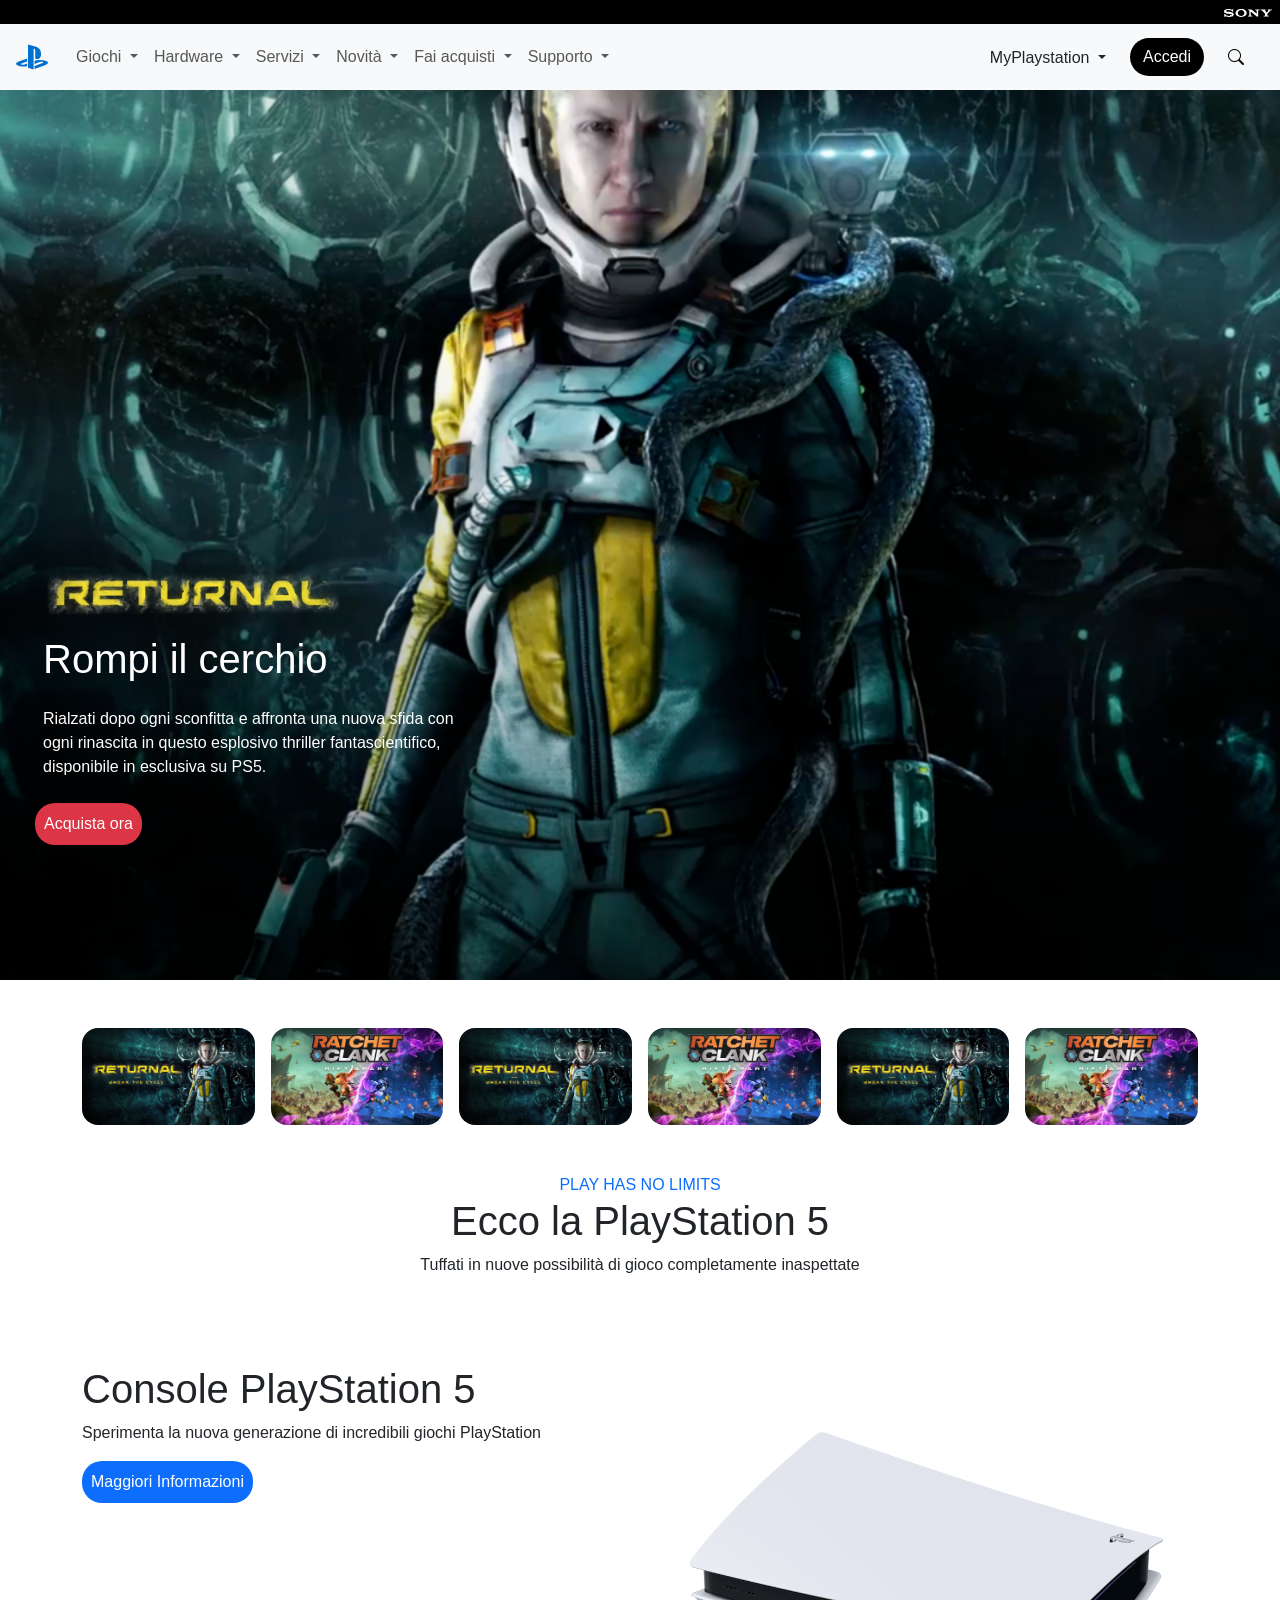
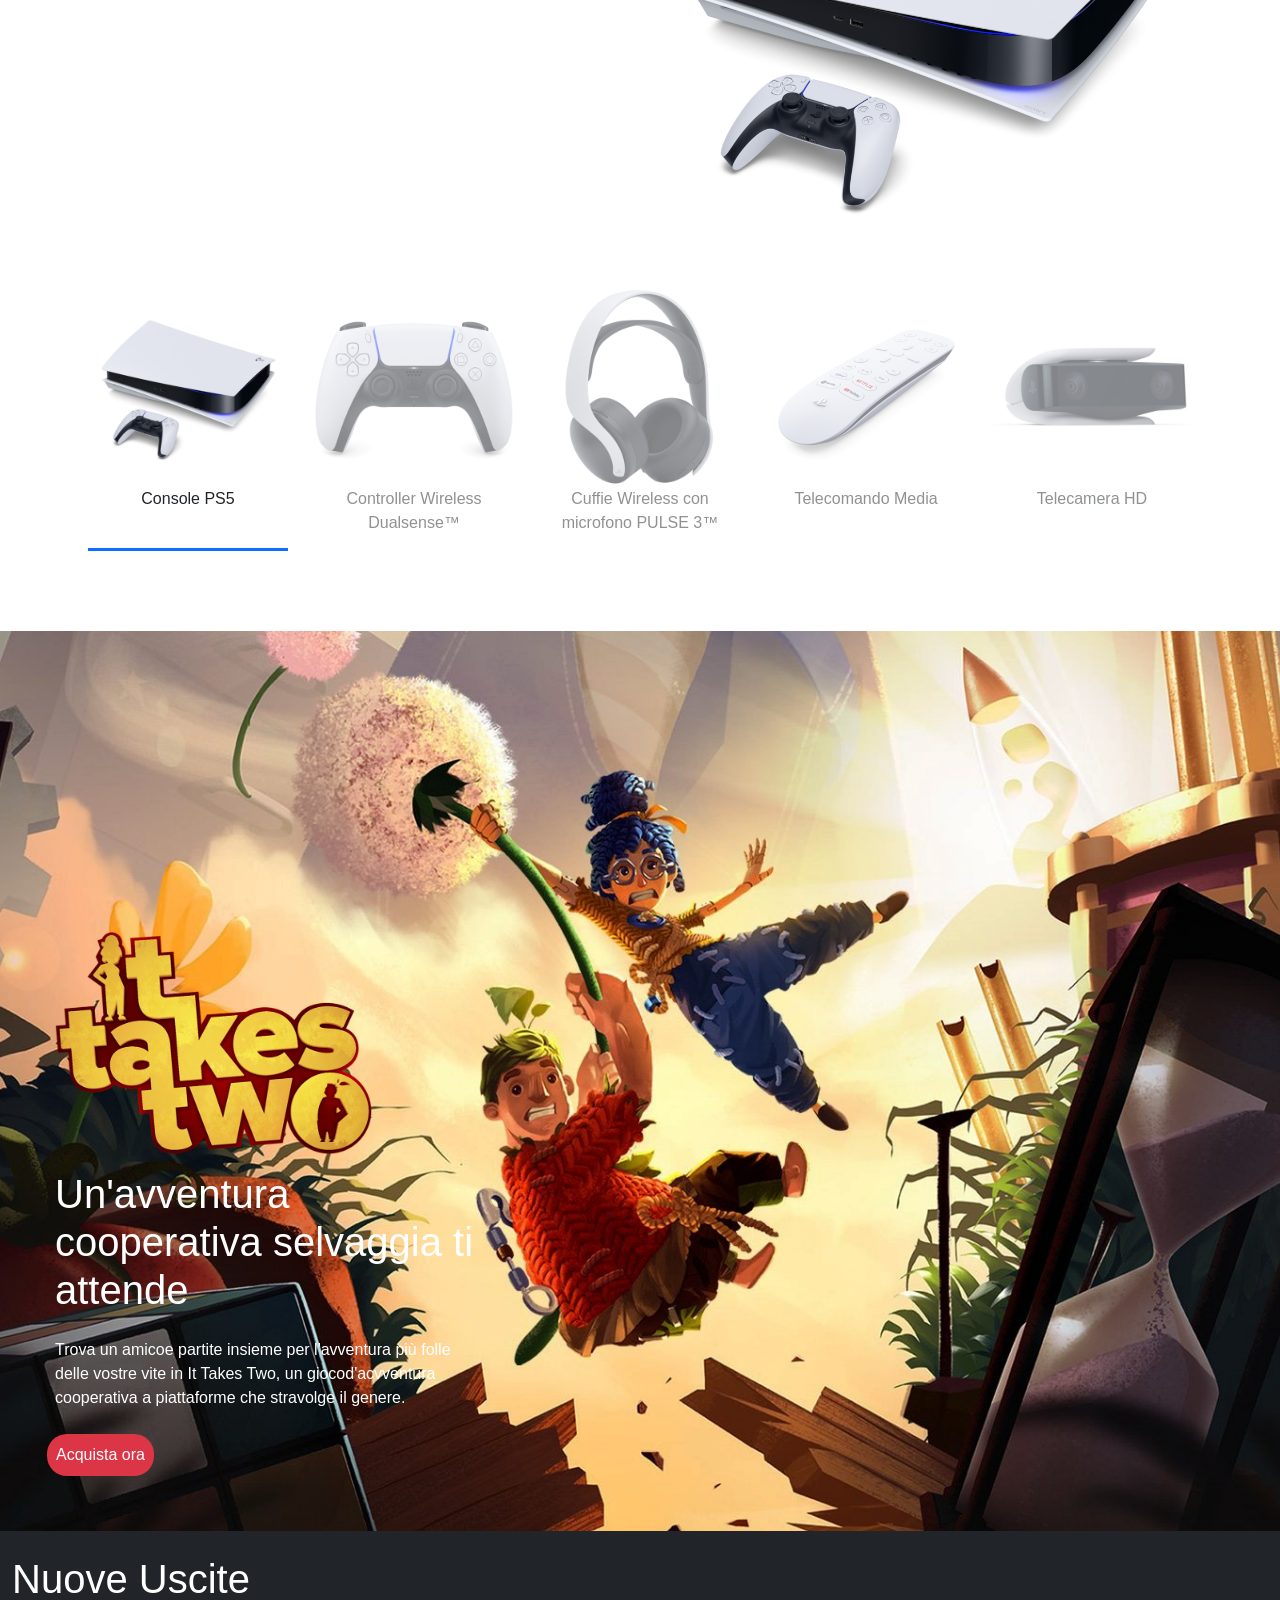
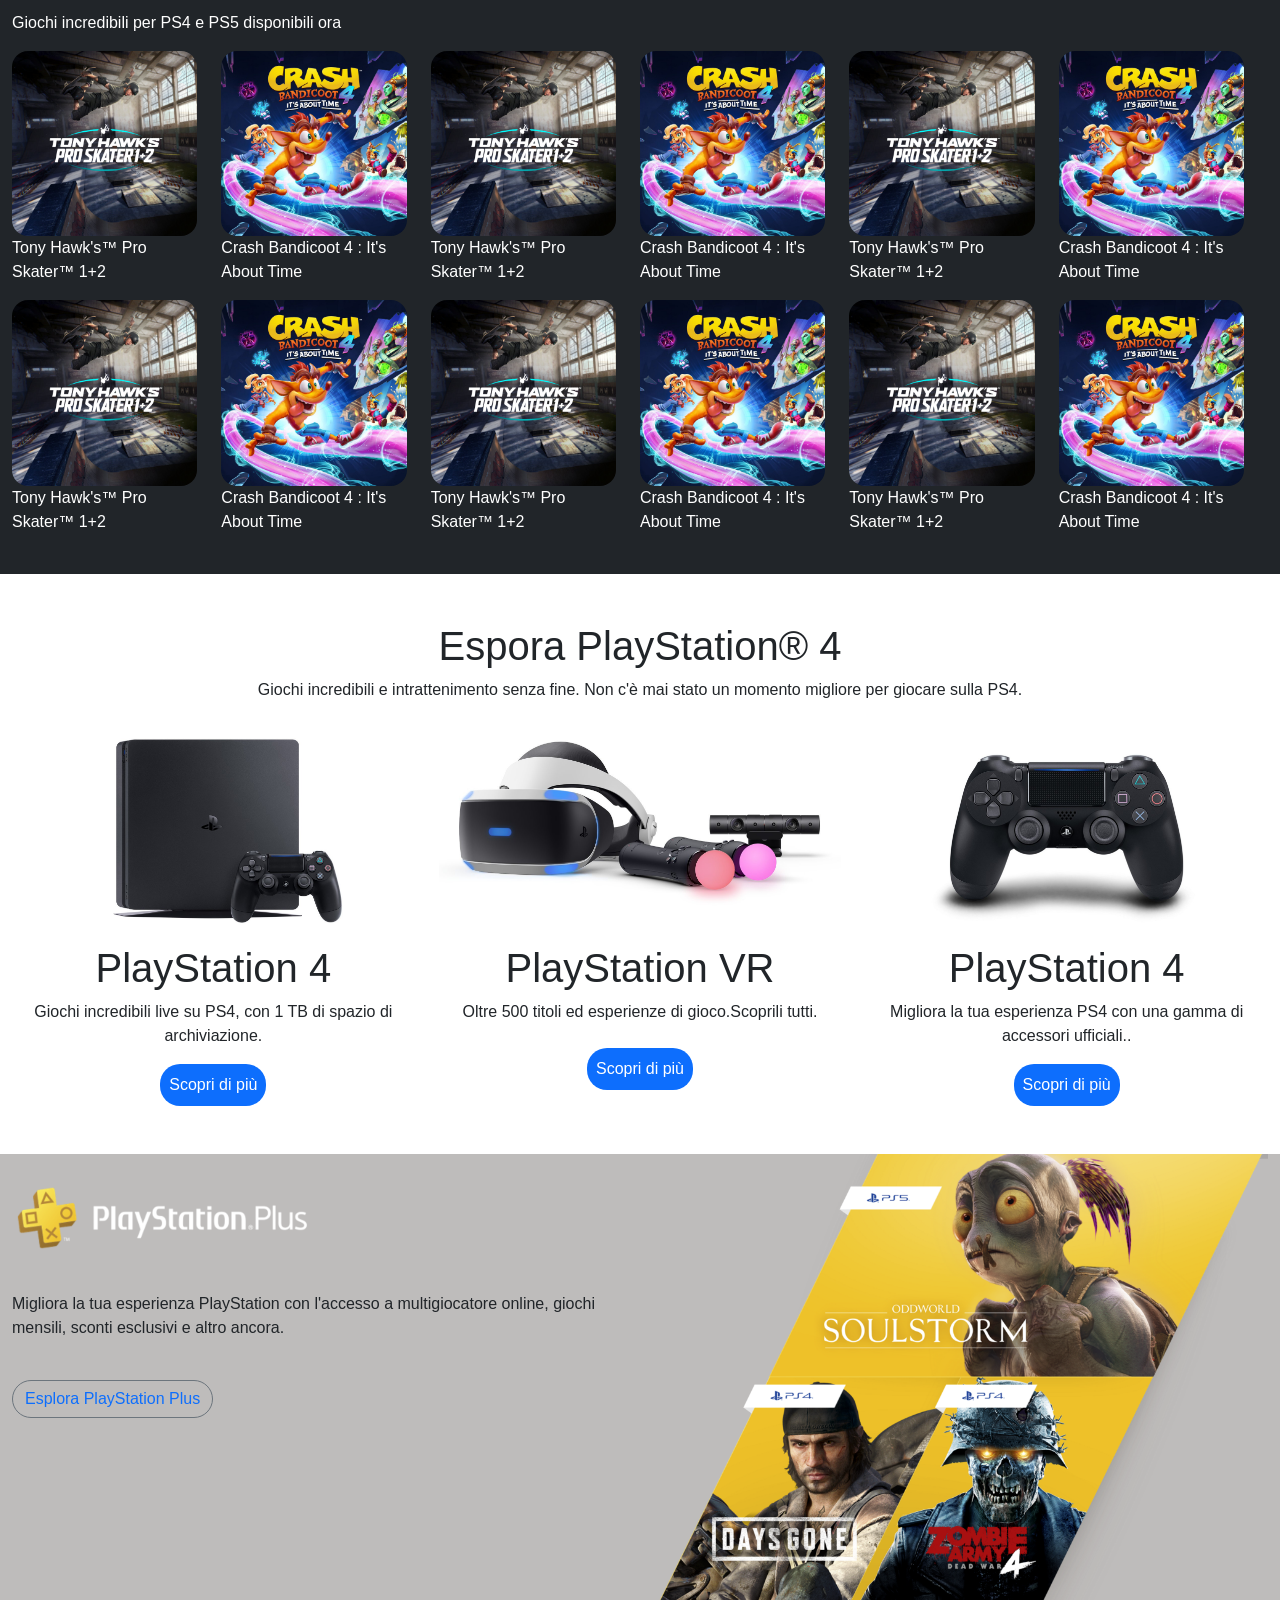
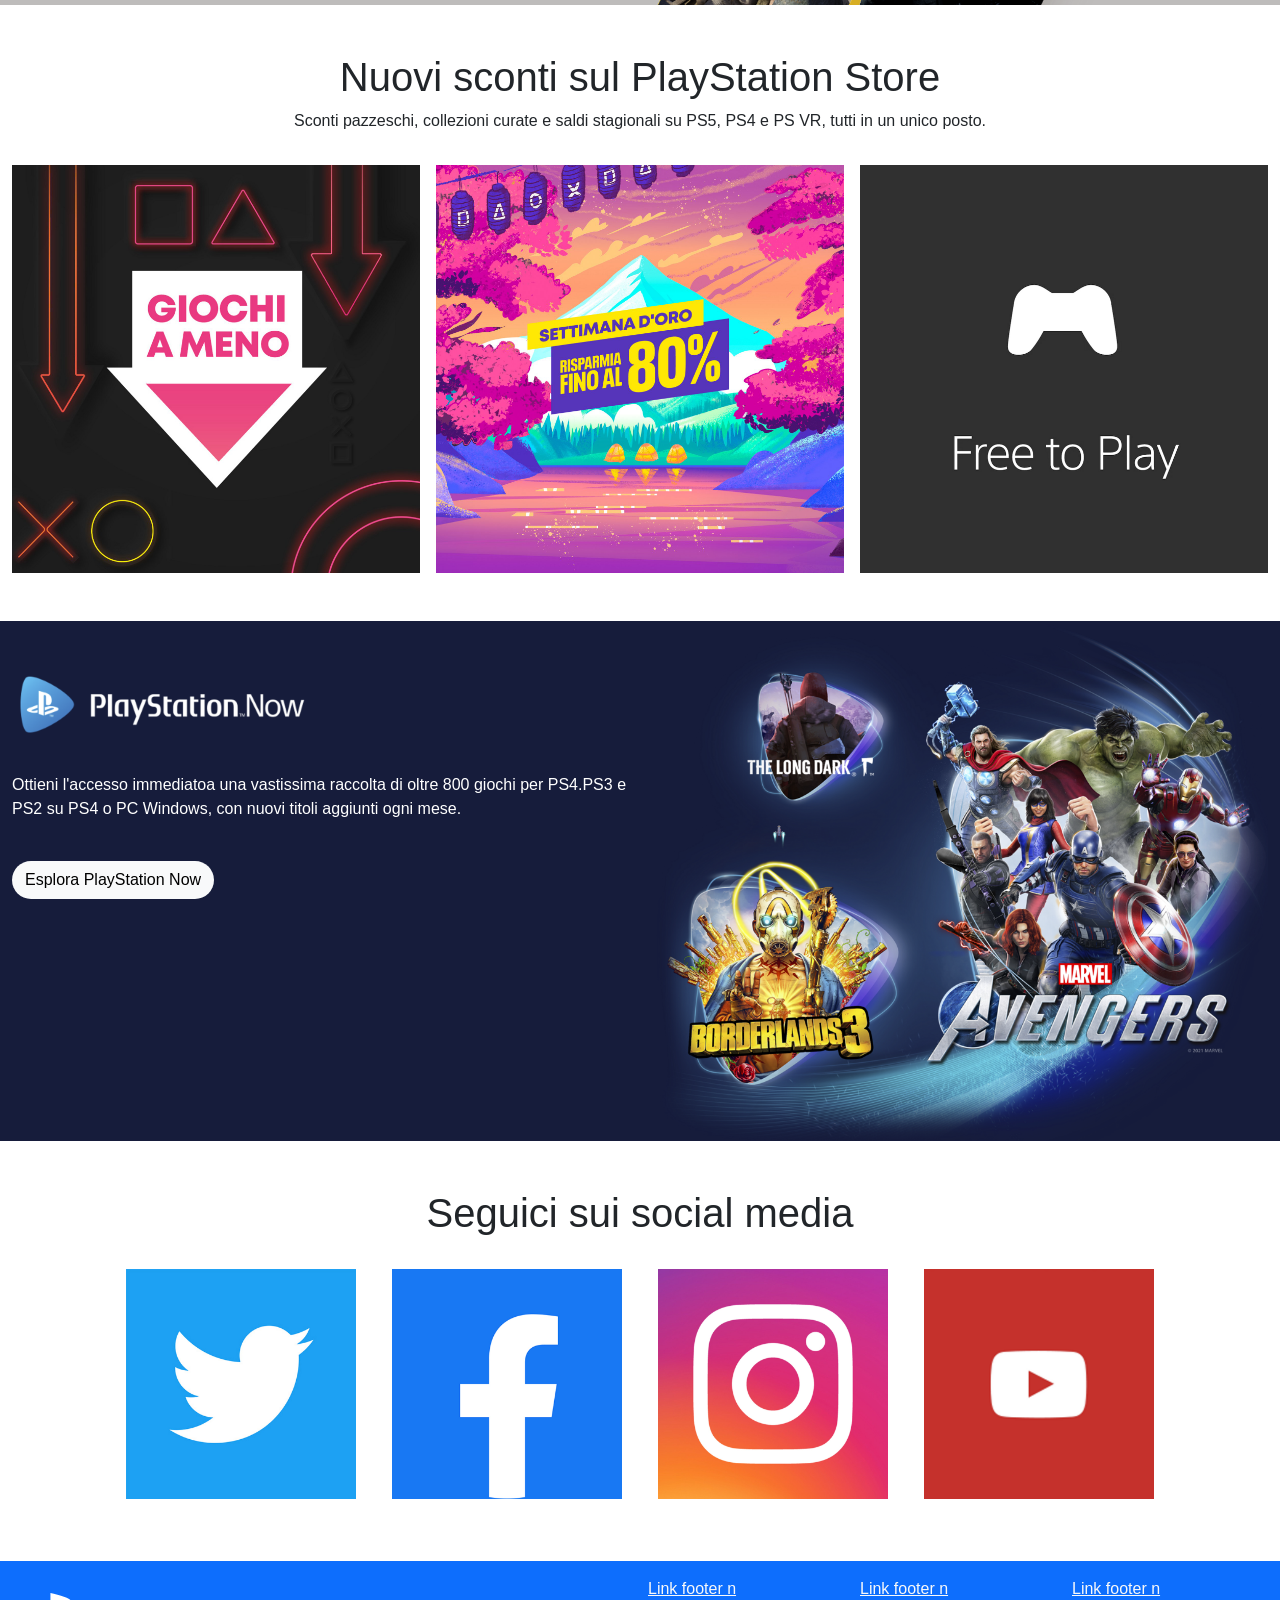
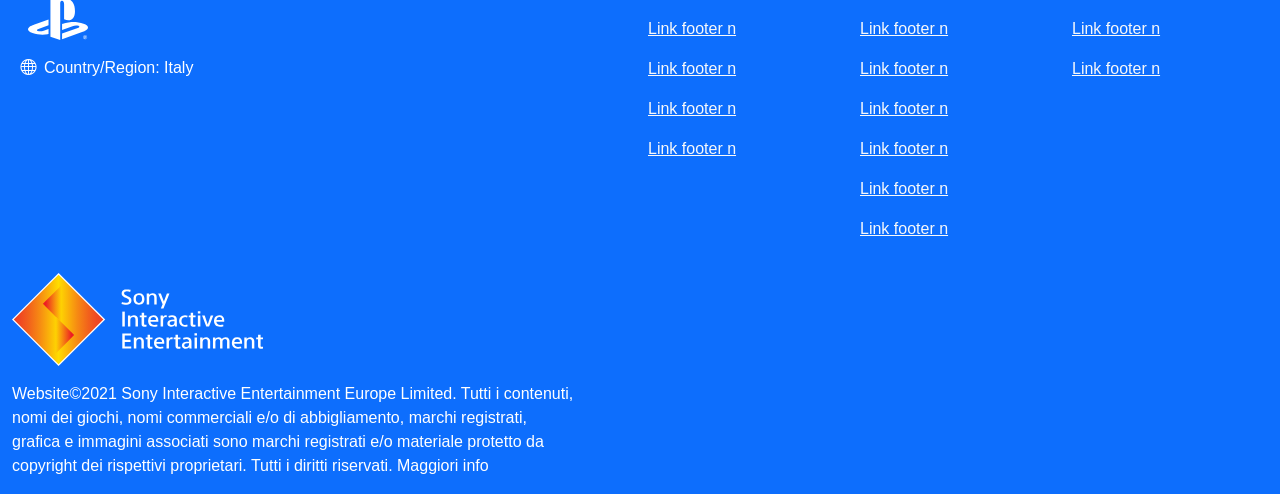
<file: index.html>
<!DOCTYPE html>
<html lang="en">

<head>
    <meta charset="UTF-8">
    <meta name="viewport" content="width=device-width, initial-scale=1.0">

    <title>Playstation</title>
    <!--Bootstrap-->
    <link href="https://cdn.jsdelivr.net/npm/bootstrap@5.3.8/dist/css/bootstrap.min.css" rel="stylesheet"
        integrity="sha384-sRIl4kxILFvY47J16cr9ZwB07vP4J8+LH7qKQnuqkuIAvNWLzeN8tE5YBujZqJLB" crossorigin="anonymous">
    <link rel="stylesheet" href="https://cdn.jsdelivr.net/npm/bootstrap-icons@1.11.3/font/bootstrap-icons.min.css">
    <!--Mio css-->
    <link rel="stylesheet" href="./style/index.css">
</head>

<body>

    <header>
        <!--Topbar-->
        <div class="bg-black d-flex justify-content-end align-items-center">
            <div class="logo-sony justify-content-end align-items-center px-2">
                <img src="./img/sony_logo.svg" alt="logo sony">
            </div>
        </div>
        <!--Navbar-->
        <nav class="navbar navbar-expand-lg bg-body-tertiary">
            <div class="container-fluid">
                <!--Logo-->
                <a class="navbar-brand" href="#"><img src="./img/play_logo.svg" alt="Logo Playstation" width="40"
                        height="40"></a>
                <button class="navbar-toggler" type="button" data-bs-toggle="collapse"
                    data-bs-target="#navbarSupportedContent" aria-controls="navbarSupportedContent"
                    aria-expanded="false" aria-label="Toggle navigation">
                    <span class="navbar-toggler-icon"></span>
                </button>
                <!--Parte iniziale dropdow-->
                <div class="collapse navbar-collapse" id="navbarSupportedContent">
                    <ul class="navbar-nav me-auto mb-2 mb-lg-0">
                        <li class="nav-item dropdown">
                            <a class="nav-link dropdown-toggle" href="#" role="button" data-bs-toggle="dropdown"
                                aria-expanded="false">
                                Giochi
                            </a>
                            <ul class="dropdown-menu">
                                <li class="dropdown-icona d-inline-block px-3"><a href="#"> <img src="./img/play-menu-ico.png"
                                            alt="icona play" width="40" height="40"></a>Playstation3</li>
                                <li class="dropdown-icona d-inline-block px-3"><a href="#"><img src="./img/play-menu-ico.png"
                                            alt="icona play" width="40" height="40"></a>Playstation4</li>
                                <li class="dropdown-icona d-inline-block px-3"><a href="#"><img src="./img/play-menu-ico.png"
                                            alt="icona play"  width="40" height="40"></a>Playstation5</li>
                                <li class="d-block">
                                    <hr class="dropdown-divider">
                                </li>
                                <li class="px-2 d-inline-block"><a href="#">Gioco 1</a></li>
                                <li class="px-2 d-inline-block"><a href="#">Gioco 2</a></li>
                                <li class="px-2 d-inline-block"><a href="#">Gioco 3</a></li>
                            </ul>
                        </li>

                        <li class="nav-item dropdown">
                            <a class="nav-link dropdown-toggle" href="#" role="button" data-bs-toggle="dropdown"
                                aria-expanded="false">
                                Hardware
                            </a>
                            <ul class="dropdown-menu">
                                <li class="dropdown-icona d-inline-block px-3"><a href="#"><img src="./img/play-menu-ico.png"
                                            alt="icona play" width="40" height="40"></a>Playstation3</li>
                                <li class="dropdown-icona d-inline-block px-3 "><a href="#"><img src="./img/play-menu-ico.png"
                                            alt="icona play" width="40" height="40"></a>Playstation4</li>
                                <li class="dropdown-icona d-inline-block px-3 "><a href="#"><img src="./img/play-menu-ico.png"
                                            alt="icona play" width="40" height="40"></a>Playstation5</li>
                                <li>
                                    <hr class="dropdown-divider">
                                </li>
                                <li class="px-2 d-inline-block"><a href="#">Hardware 1</a></li>
                                <li class="px-2 d-inline-block"><a href="#">Hardware 2</a></li>
                                <li class="px-2 d-inline-block"><a href="#">Hardware 3</a></li>
                            </ul>
                        </li>

                        <li class="nav-item dropdown">
                            <a class="nav-link dropdown-toggle" href="#" role="button" data-bs-toggle="dropdown"
                                aria-expanded="false">
                                Servizi
                            </a>
                            <ul class="dropdown-menu">
                                <li class="dropdown-icona d-inline-block px-3"><a href="#"><img src="./img/play-menu-ico.png"
                                            alt="icona play" width="40" height="40"></a>Playstation3</li>
                                <li class="dropdown-icona d-inline-block px-3 "><a href="#"><img src="./img/play-menu-ico.png"
                                            alt="icona play" width="40" height="40"></a>Playstation4</li>
                                <li class="dropdown-icona d-inline-block px-3 "><a href="#"><img src="./img/play-menu-ico.png"
                                            alt="icona play" width="40" height="40"></a>Playstation5</li>
                                <li>
                                    <hr class="dropdown-divider">
                                </li>
                                <li class="px-2 d-inline-block"><a href="#">Servizi 1</a></li>
                                <li class="px-2 d-inline-block"><a href="#">Servizi 2</a></li>
                                <li class="px-2 d-inline-block"><a href="#">Servizi 3</a></li>
                            </ul>
                        </li>

                        <li class="nav-item dropdown">
                            <a class="nav-link dropdown-toggle" href="#" role="button" data-bs-toggle="dropdown"
                                aria-expanded="false">
                                Novità
                            </a>
                            <ul class="dropdown-menu">
                                <li class="dropdown-icona d-inline-block px-3"><a href="#"><img src="./img/play-menu-ico.png"
                                            alt="icona play" width="40" height="40"></a>Playstation3</li>
                                <li class="dropdown-icona d-inline-block px-3 "><a href="#"><img src="./img/play-menu-ico.png"
                                            alt="icona play" width="40" height="40"></a>Playstation4</li>
                                <li class="dropdown-icona d-inline-block px-3 "><a href="#"><img src="./img/play-menu-ico.png"
                                            alt="icona play" width="40" height="40"></a>Playstation5</li>
                                <li>
                                    <hr class="dropdown-divider">
                                </li>
                                <li class="px-2 d-inline-block"><a href="#">Novità 1</a></li>
                                <li class="px-2 d-inline-block"><a href="#">Novità 2</a></li>
                                <li class="px-2 d-inline-block"><a href="#">Novità 3</a></li>
                            </ul>
                        </li>

                        <li class="nav-item dropdown">
                            <a class="nav-link dropdown-toggle" href="#" role="button" data-bs-toggle="dropdown"
                                aria-expanded="false">
                                Fai acquisti
                            </a>
                            <ul class="dropdown-menu">
                                <li class="dropdown-icona d-inline-block px-3"><a href="#"><img src="./img/play-menu-ico.png"
                                            alt="icona play" width="40" height="40"></a>Playstation3</li>
                                <li class="dropdown-icona d-inline-block px-3 "><a href="#"><img src="./img/play-menu-ico.png"
                                            alt="icona play" width="40" height="40"></a>Playstation4</li>
                                <li class="dropdown-icona d-inline-block px-3 "><a href="#"><img src="./img/play-menu-ico.png"
                                            alt="icona play" width="40" height="40"></a>Playstation5</li>
                                <li>
                                    <hr class="dropdown-divider">
                                </li>
                                <li class="px-2 d-inline-block"><a href="#">Acquisti 1</a></li>
                                <li class="px-2 d-inline-block"><a href="#">Acquisti 2</a></li>
                                <li class="px-2 d-inline-block"><a href="#">Acquisti 3</a></li>
                            </ul>
                        </li>

                        <li class="nav-item dropdown">
                            <a class="nav-link dropdown-toggle" href="#" role="button" data-bs-toggle="dropdown"
                                aria-expanded="false">
                                Supporto
                            </a>
                            <ul class="dropdown-menu">
                                <li class="dropdown-icona d-inline-block px-3"><a href="#"><img src="./img/play-menu-ico.png"
                                            alt="icona play" width="40" height="40"></a>Playstation3</li>
                                <li class="dropdown-icona d-inline-block px-3 "><a href="#"><img src="./img/play-menu-ico.png"
                                            alt="icona play" width="40" height="40"></a>Playstation4</li>
                                <li class="dropdown-icona d-inline-block px-3 "><a href="#"><img src="./img/play-menu-ico.png"
                                            alt="icona play" width="40" height="40"></a>Playstation5</li>
                                <li>
                                    <hr class="dropdown-divider">
                                </li>
                                <li class="px-2 d-inline-block"><a href="#">Supporto 1</a></li>
                                <li class="px-2 d-inline-block"><a href="#">Supporto 2</a></li>
                                <li class="px-2 d-inline-block"><a href="#">Supporto 3</a></li>
                            </ul>
                        </li>
                    </ul>

                    <!--Parte finale account personale-->
                    <form class="d-flex my-playstation" role="search">
                        <a class="nav-link dropdown-toggle px-4 pt-2" href="#" role="button" data-bs-toggle="dropdown"
                            aria-expanded="false">
                            MyPlaystation
                        </a>
                        <ul class="dropdown-menu">
                            <li class="dropdown-icona d-inline-block px-3"><a href="#"><img src="./img/play-menu-ico.png"
                                        alt="icona play" width="40" height="40"></a>Playstation3</li>
                            <li class="dropdown-icona d-inline-block px-3 "><a href="#"><img src="./img/play-menu-ico.png"
                                        alt="icona play" width="40" height="40"></a>Playstation4</li>
                            <li class="dropdown-icona d-inline-block px-3 "><a href="#"><img src="./img/play-menu-ico.png"
                                        alt="icona play" width="40" height="40"></a>Playstation5</li>
                            <li>
                                <hr class="dropdown-divider">
                            </li>
                            <li class="px-2 d-inline-block"><a href="#">MyPlay 1</a></li>
                            <li class="px-2 d-inline-block"><a href="#">MyPlay 2</a></li>
                            <li class="px-2 d-inline-block"><a href="#">MyPlay 3</a></li>
                        </ul>
                        <button class="btn btn-animated text-white btn-hover bg-black" type="submit">Accedi</button>
                        <a class="px-4 pt-2 text-black"><i class="bi bi-search"></i></a>
                    </form>
                </div>
            </div>
        </nav>
    </header>

    <!--Returnal-->
    <div class="container-hero">
        <div class="hero-content">
            <div class="hero-logo p-2">
                <img class="img-fluid" src="./img/returnal-hero-banner-logo.png" alt="returnal-hero-banner-logo">
            </div>
            <h1 class="text-white p-2">Rompi il cerchio</h1>
            <p class="text-white p-2">Rialzati dopo ogni sconfitta e affronta una nuova sfida con ogni rinascita
                in questo esplosivo thriller fantascientifico, disponibile in esclusiva su PS5.</p>
            <button class="btn btn-animated text-white btn-hover bg-danger p-2" type="submit">Acquista ora</button>
        </div>
    </div>

    <!--Game card Returnal e Ratchet Clank-->
    <div class="container my-5">
        <div class="row g-3">
            <div class="col col-6 col-md-4 col-lg-2">
                <div class="game-card card-hover">
                    <img class="img-fluid rounded-4" src="./img/returnal-listing-thumb-01-ps5.jpg" alt="Returnal game">
                </div>
            </div>
            <div class="col col-6 col-md-4 col-lg-2">
                <div class="game-card card-hover">
                    <img class="img-fluid rounded-4" src="./img/ratchet-and-clank-rift-apart-keyart.jpg"
                        alt="Ratchet Game">
                </div>
            </div>
            <div class="col col-6 col-md-4 col-lg-2">
                <div class="game-card card-hover">
                    <img class="img-fluid rounded-4" src="./img/returnal-listing-thumb-01-ps5.jpg" alt="Returnal game">
                </div>
            </div>
            <div class="col col-6 col-md-4 col-lg-2">
                <div class="game-card card-hover">
                    <img class="img-fluid rounded-4" src="./img/ratchet-and-clank-rift-apart-keyart.jpg"
                        alt="Ratchet game">
                </div>
            </div>
            <div class="col col-6 col-md-4 col-lg-2">
                <div class="game-card card-hover">
                    <img class="img-fluid rounded-4" src="./img/returnal-listing-thumb-01-ps5.jpg" alt="Returnal game">
                </div>
            </div>
            <div class="col col-6 col-md-4 col-lg-2">
                <div class="game-card card-hover">
                    <img class="img-fluid rounded-4" src="./img/ratchet-and-clank-rift-apart-keyart.jpg"
                        alt="Ratchet game">
                </div>
            </div>
        </div>
    </div>

    <!--Play5 e componenti-->
    <div class="container my-4">
        <div class="row my-5">
            <div class class="col col-12">
                <div>
                    <p class="text-primary text-center mb-0">PLAY HAS NO LIMITS</p>
                    <h1 class="text-center">Ecco la PlayStation 5</h1>
                    <p class="text-center">Tuffati in nuove possibilità di gioco completamente inaspettate</p>
                </div>
            </div>
        </div>
        <div class="row"> 
            <div class="col col-12 col-md-6 py-4">
                <div>
                    <h1>Console PlayStation 5</h1>
                    <p>Sperimenta la nuova generazione di incredibili giochi PlayStation</p>
                    <button class="btn btn-animated text-white btn-hover bg-primary p-2" type="submit">Maggiori Informazioni</button>
                </div>
            </div>
            <div class="col col-12 col-md-6">
                <div class="play-card">
                    <img class="img-fluid" src="./img/playstation-5-thumb.png" alt="console PS5">
                </div>
            </div>
        </div>
        <div class="row">     
           <div class="component-cont col ">
                <div class="component-card conponent-hover border-bottom border-3 border-primary">
                    <img class="img-fluid " src="./img/playstation-5-thumb.png" alt="console PS5">                   
                    <p>Console PS5</p>                    
                </div> 
                 <div class="component-card conponent-hover opacity-50">
                    <img class="img-fluid" src="./img/joypad-thumb.png" alt="controller">                   
                    <p>Controller Wireless Dualsense&trade;</p>                    
                </div> 
                 <div class="component-card conponent-hover opacity-50">
                    <img class="img-fluid" src="./img/headset-thumb.png" alt="cuffie">                   
                    <p>Cuffie Wireless con microfono PULSE 3&trade;</p>                    
                </div> 
                 <div class="component-card conponent-hover opacity-50">
                    <img class="img-fluid" src="./img/remote-thumb.png" alt="telecomando">                   
                    <p>Telecomando Media</p>                    
                </div> 
                 <div class="component-card conponent-hover opacity-50">
                    <img class="img-fluid" src="./img/camera-thumb.jpg" alt="telecamera">                   
                    <p>Telecamera HD</p>                    
                </div> 
            </div>
        </div>
    </div>
   

    <!--It Takes Two-->
    <div class="takestwo-container container-fluid">
        <div class="takestwo-content">
            <div class="takestwo-logo p-2">
                <img src="./img/it-takes-two-logo.png" alt="It takes two logo">
            </div>
            <h1 class="text-white p-2">Un'avventura cooperativa selvaggia ti attende</h1>
            <p class="text-white p-2">Trova un amicoe partite insieme per l'avventura più folle delle vostre
                vite in It Takes Two, un giocod'acvventura cooperativa a piattaforme che stravolge il genere.</p>
            <button class="btn btn-animated text-white btn-hover bg-danger p-2" type="submit">Acquista ora</button>
        </div>
    </div>


    <!--Nuove uscite card-->
    <div class="container-fluid ">
        <div class="row bg-dark pt-4">
            <div class="col col-12">
                <h1 class="text-white">Nuove Uscite</h1>
                <p class="text-white">Giochi incredibili per PS4 e PS5 disponibili ora</p>
            </div>

            <div class="row pb-4">
                <div class="col col-6 col-sm-4 col-lg-2">
                    <div class="game-card">
                        <img class="img-fluid rounded-4" src="./img/tony-hawks-pro-skater-1-2-store-art.jpg"
                            alt="Tony Hawk's">
                    </div>
                    <p class="text-white">Tony Hawk's&trade; Pro Skater&trade; 1+2</p>
                </div>
                <div class="col col-6 col-sm-4 col-lg-2">
                    <div class="game-card">
                        <img class="img-fluid rounded-4" src="./img/crash-bandicoot-4-its-about-time-store-art.jpg"
                            alt="Crash Bandicoot">
                    </div>
                    <p class="text-white">Crash Bandicoot 4 : It's About Time</p>
                </div>
                <div class="col col-6 col-sm-4 col-lg-2">
                    <div class="game-card">
                        <img class="img-fluid rounded-4" src="./img/tony-hawks-pro-skater-1-2-store-art.jpg"
                            alt="Tony Hawk's">
                    </div>
                    <p class="text-white">Tony Hawk's&trade; Pro Skater&trade; 1+2</p>
                </div>
                <div class="col col-6 col-sm-4 col-lg-2">
                    <div class="game-card">
                        <img class="img-fluid rounded-4" src="./img/crash-bandicoot-4-its-about-time-store-art.jpg"
                            alt="Crash Bandicoot">
                    </div>
                    <p class="text-white">Crash Bandicoot 4 : It's About Time</p>
                </div>
                <div class="col col-6 col-sm-4 col-lg-2">
                    <div class="game-card">
                        <img class="img-fluid rounded-4" src="./img/tony-hawks-pro-skater-1-2-store-art.jpg"
                            alt="Tony Hawk's">
                    </div>
                    <p class="text-white">Tony Hawk's&trade; Pro Skater&trade; 1+2</p>
                </div>
                <div class="col col-6 col-sm-4 col-lg-2">
                    <div class="game-card">
                        <img class="img-fluid rounded-4" src="./img/crash-bandicoot-4-its-about-time-store-art.jpg"
                            alt="Crash Bandicoot">
                    </div>
                    <p class="text-white">Crash Bandicoot 4 : It's About Time</p>
                </div>
                <div class="col col-6 col-sm-4 col-lg-2">
                    <div class="game-card">
                        <img class="img-fluid rounded-4" src="./img/tony-hawks-pro-skater-1-2-store-art.jpg"
                            alt="Tony Hawk's">
                    </div>
                    <p class="text-white">Tony Hawk's&trade; Pro Skater&trade; 1+2</p>
                </div>
                <div class="col col-6 col-sm-4 col-lg-2">
                    <div class="game-card">
                        <img class="img-fluid rounded-4" src="./img/crash-bandicoot-4-its-about-time-store-art.jpg"
                            alt="Crash Bandicoot">
                    </div>
                    <p class="text-white">Crash Bandicoot 4 : It's About Time</p>
                </div>
                <div class="col col-6 col-sm-4 col-lg-2">
                    <div class="game-card">
                        <img class="img-fluid rounded-4" src="./img/tony-hawks-pro-skater-1-2-store-art.jpg"
                            alt="Tony Hawk's">
                    </div>
                    <p class="text-white">Tony Hawk's&trade; Pro Skater&trade; 1+2</p>
                </div>
                <div class="col col-6 col-sm-4 col-lg-2">
                    <div class="game-card">
                        <img class="img-fluid rounded-4" src="./img/crash-bandicoot-4-its-about-time-store-art.jpg"
                            alt="Crash Bandicoot">
                    </div>
                    <p class="text-white">Crash Bandicoot 4 : It's About Time</p>
                </div>
                <div class="col col-6 col-sm-4 col-lg-2">
                    <div class="game-card">
                        <img class="img-fluid rounded-4" src="./img/tony-hawks-pro-skater-1-2-store-art.jpg"
                            alt="Tony Hawk's">
                    </div>
                    <p class="text-white">Tony Hawk's&trade; Pro Skater&trade; 1+2</p>
                </div>
                <div class="col col-6 col-sm-4 col-lg-2">
                    <div class="game-card">
                        <img class="img-fluid rounded-4" src="./img/crash-bandicoot-4-its-about-time-store-art.jpg"
                            alt="Crash Bandicoot">
                    </div>
                    <p class="text-white">Crash Bandicoot 4 : It's About Time</p>
                </div>

            </div>

        </div>
    </div>
    <!--Play4-->
    <div class="container-fluid my-5">
        <div class="row">
            <div class class="col col-12">
                <h1 class="text-center">Espora PlayStation&reg; 4</h1>
                <p class="text-center">Giochi incredibili e intrattenimento senza fine.
                    Non c'è mai stato un momento migliore per giocare sulla PS4.
                </p>
            </div>

            <div class="col col-12 col-md-4">
                <div class="component-card">
                    <img class="img-fluid" src="./img/ps4-slim-homepage-image-block.jpg" alt="PS4">
                    <h1>PlayStation 4</h1>
                    <p>Giochi incredibili live su PS4, con 1 TB di spazio di archiviazione.</p>
                    <button class="btn btn-animated text-white btn-hover bg-primary p-2" type="submit">Scopri di più</button>
                </div>
            </div>
            <div class="col col-12 col-md-4">
                <div class="component-card">
                    <img class="img-fluid" src="./img/double11-202010-tw-psvr.jpg" alt="ps vr">
                    <h1>PlayStation VR</h1>
                    <p class="d-block mb-4">Oltre 500 titoli ed esperienze di gioco.Scoprili tutti.</p>                    
                    <button class="btn btn-animated text-white btn-hover bg-primary p-2" type="submit">Scopri di più</button>
                </div>
            </div>
            <div class="col col-12 col-md-4">
                <div class="component-card">
                    <img class="img-fluid" src="./img/dualshock-4-listing-thumb.jpg" alt="Joystick">
                    <h1>PlayStation 4</h1>
                    <p>Migliora la tua esperienza PS4 con una gamma di accessori ufficiali..</p>
                    <button class="btn btn-animated text-white btn-hover bg-primary p-2" type="submit">Scopri di più</button>
                </div>
            </div>
        </div>
    </div>

    <!--PlayStation Plus-->

    <div class="container-fluid">
        <div class="ps-plus row">
            <div class="col col-12 col-md-6 my-3">
                <div>
                    <img class="img-fluid py-3" src="./img/ps-plus-logo.png" alt="play plus logo" style="width:300px;">
                    <p class="py-4">Migliora la tua esperienza PlayStation
                        con l'accesso a multigiocatore online, giochi mensili, sconti esclusivi e altro ancora.
                    </p>
                    <button class="btn btn-animated text-primary btn-hover btn-outline-secondary" type="submit">Esplora
                        PlayStation Plus</button>
                </div>
            </div>
            <div class="ps-plus-game col col-12 col-md-6">
                <div class="ps-plus-game-card">
                    <img class="img-fluid" src="./img/ps-plus-april-monthly-games-featured-image-block.png"
                        alt="PS plus giochi del mese">
                </div>
            </div>
        </div>
    </div>

    <!--Sconti-->
    <div class="container-fluid my-5">
        <div class="row g-3">
            <div class class="col col-12">
                <h1 class="text-center">Nuovi sconti sul PlayStation Store</h1>
                <p class="text-center">Sconti pazzeschi, collezioni curate e saldi stagionali
                    su PS5, PS4 e PS VR, tutti in un unico posto.
                </p>
            </div>

            <div class="col col-12 col-md-4">
                <div class="discount-card">
                    <img class="img-fluid" src="./img/playstation-store-games-under-20-spotlight.jpg" alt="Sconto">
                </div>
            </div>
            <div class="col col-12 col-md-4">
                <div class="discount-card">
                    <img class="img-fluid" src="./img/playstation-store-golden-week-sale-spotlight.jpg" alt="Sconto">
                </div>
            </div>
            <div class="col col-12 col-md-4">
                <div class="discount-card">
                    <img class="img-fluid" src="./img/playstation-store-free-to-play-spotlight.png" alt="Sconto">
                </div>
            </div>
        </div>
    </div>

    <!--PlayStation Now-->
    <div class="container-fluid">
        <div class="ps-now row">
            <div class="col col-12 col-md-6 my-4">
                <div>
                    <img class="img-fluid py-3" src="./img/ps-now-logo-two-column.png" alt="play now logo"
                        style="width:300px;">
                    <p class="py-4 text-white">Ottieni l'accesso immediatoa una vastissima raccolta di oltre 800 giochi
                        per
                        PS4.PS3 e PS2 su PS4 o PC Windows, con nuovi titoli aggiunti ogni mese.
                    </p>
                    <button class="btn btn-animated text-black btn-hover bg-light btn-outline-black" type="submit">Esplora
                        PlayStation Now</button>
                </div>
            </div>
            <div class="ps-now-game col col-12 col-md-6">
                <div class="ps-now-game-card">
                    <img class="img-fluid" src="./img/ps-now-april-featured-image-block.png"
                        alt="PS now giochi del mese">
                </div>
            </div>
        </div>
    </div>

    <!--Social-->
    <div class="container-fluid my-5">
        <div class="row g-3">
            <div class class="col col-12">
                <h1 class="text-center">Seguici sui social media</h1>
            </div>
        </div>
       
        <div class="row social-wrap g-3 p-2">
            <div class="col col-6 col-sm-3">
                <div class="social-card">
                    <img class="img-fluid" src="./img/twitter.jpg" alt="twitter">
                </div>
            </div>
            <div class="col col-6 col-sm-3">
                <div class="social-card">
                    <img class="img-fluid" src="./img/facebook.jpg" alt="facebook">
                </div>
            </div>
            <div class="col col-6 col-sm-3">
                <div class="social-card">
                    <img class="img-fluid" src="./img/instagram.jpg" alt="instagram">
                </div>
            </div>
            <div class="col col-6 col-sm-3">
                <div class="social-card">
                    <img class="img-fluid" src="./img/youtube.png" alt="youtube">
                </div>
            </div>
        </div>
    </div>

    <!--Footer-->
    <div class="container-fluid bg-primary">
        <div class="row g-3">
            <div class="col col-12 col-lg-6">
                <div>
                    <img class="img-fluid p-3" src="./img/ps-footer.svg" alt="logo ps">                  
                    <p class="country text-white"><i class="text-white bi-globe mx-2"></i>Country/Region: Italy</p>
                </div>
            </div>

            <div class="col col-12 col-md-4 col-lg-2">
                <div>
                    <p><a class="link-light link-opacity-100" href="#">Link footer n</a></p>
                    <p><a class="link-light link-opacity-100" href="#">Link footer n</a></p>
                    <p><a class="link-light link-opacity-100" href="#">Link footer n</a></p>
                    <p><a class="link-light link-opacity-100" href="#">Link footer n</a></p>
                    <p><a class="link-light link-opacity-100" href="#">Link footer n</a></p>
                </div>
            </div>
            <div class="col col-12 col-md-4 col-lg-2">
                <div>
                    <p><a class="link-light link-opacity-100" href="#">Link footer n</a></p>
                    <p><a class="link-light link-opacity-100" href="#">Link footer n</a></p>
                    <p><a class="link-light link-opacity-100" href="#">Link footer n</a></p>
                    <p><a class="link-light link-opacity-100" href="#">Link footer n</a></p>
                    <p><a class="link-light link-opacity-100" href="#">Link footer n</a></p>
                    <p><a class="link-light link-opacity-100" href="#">Link footer n</a></p>
                    <p><a class="link-light link-opacity-100" href="#">Link footer n</a></p>
                </div>
            </div>
            <div class="col col-12 col-md-4 col-lg-2">
                <div>
                    <p><a class="link-light link-opacity-100" href="#">Link footer n</a></p>
                    <p><a class="link-light link-opacity-100" href="#">Link footer n</a></p>
                    <p><a class="link-light link-opacity-100" href="#">Link footer n</a></p>
                </div>
            </div>

            <div class="col col-12">
                <div>
                    <img class="img-fluid" src="./img/sie-logo.svg" alt="logo sie" style="width: 20%;">
                </div>
            </div>

            <div class="col col-12">
                <div class="footer-text">
                    <p class="text-white">Website&copy;2021 Sony Interactive Entertainment Europe Limited.
                        Tutti i contenuti, nomi dei giochi, nomi commerciali e/o di abbigliamento,
                        marchi registrati, grafica e immagini associati sono marchi registrati
                        e/o materiale protetto da copyright dei rispettivi proprietari. Tutti i diritti riservati.
                        Maggiori info</p>
                </div>
            </div>
        </div>
    </div>



    <script src="https://cdn.jsdelivr.net/npm/bootstrap@5.3.8/dist/js/bootstrap.bundle.min.js"
        integrity="sha384-FKyoEForCGlyvwx9Hj09JcYn3nv7wiPVlz7YYwJrWVcXK/BmnVDxM+D2scQbITxI" crossorigin="anonymous">
        </script>
</body>

</html>
</file>
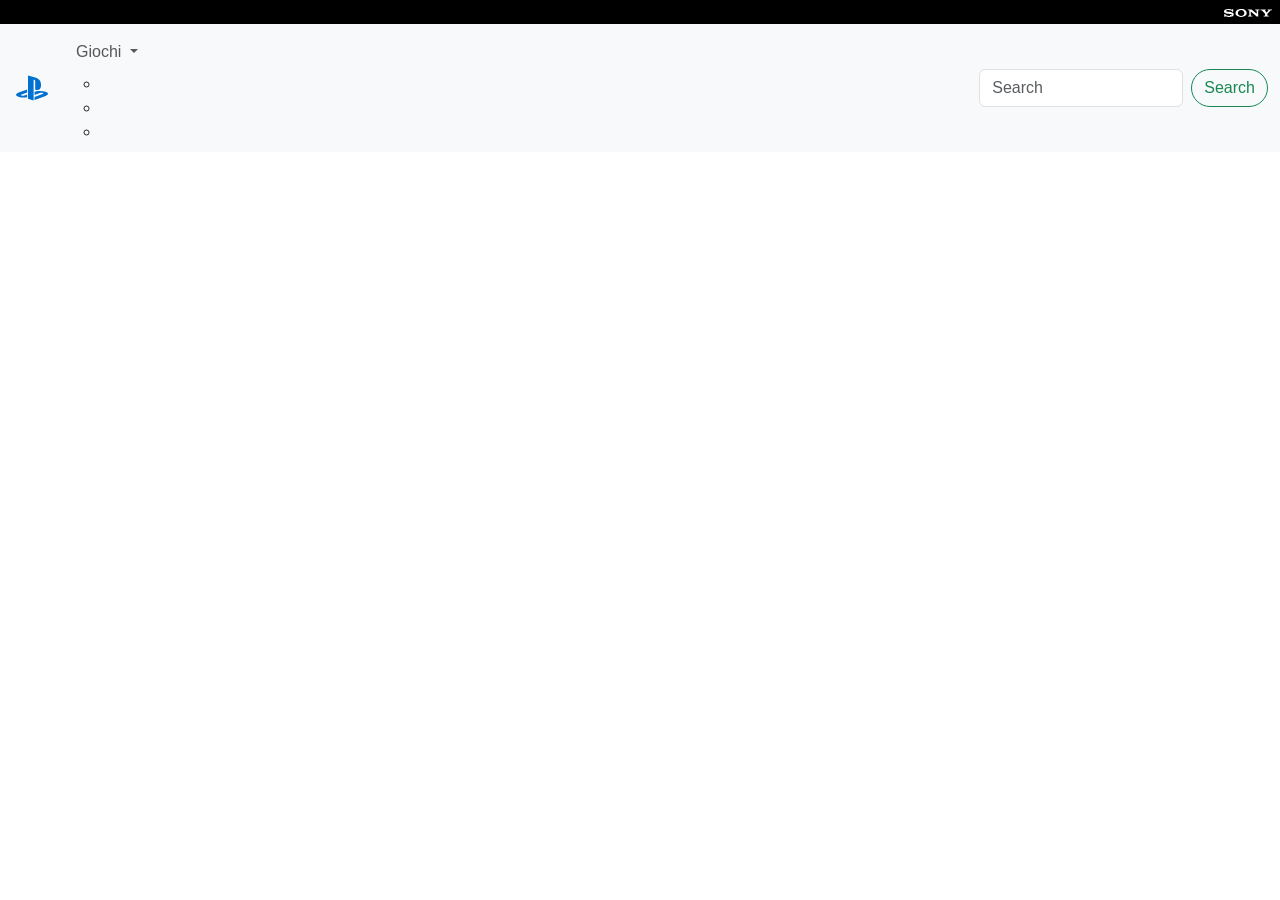
<file: idex.html>
<!DOCTYPE html>
<html lang="en">

<head>
    <meta charset="UTF-8">
    <meta name="viewport" content="width=device-width, initial-scale=1.0">

    <title>Playstation</title>
    <!--Bootstrap-->
    <link href="https://cdn.jsdelivr.net/npm/bootstrap@5.3.8/dist/css/bootstrap.min.css" rel="stylesheet"
        integrity="sha384-sRIl4kxILFvY47J16cr9ZwB07vP4J8+LH7qKQnuqkuIAvNWLzeN8tE5YBujZqJLB" crossorigin="anonymous">
    <link rel="stylesheet" href="https://cdn.jsdelivr.net/npm/bootstrap-icons@1.11.3/font/bootstrap-icons.min.css">
    <!--Mio css-->
    <link rel="stylesheet" href="./style/index.css">
</head>

<header class="fixed-top">
        <!--Topbar-->
        <div class="bg-black d-flex justify-content-end align-items-center">       
        <div class="logo-sony justify-content-end align-items-center px-2">
            <img src="./img/sony_logo.svg" alt="logo sony" >
        </div>
        </div>
        <!--Navbar-->
        <nav class="navbar navbar-expand-lg bg-body-tertiary">
            <div class="container-fluid">
                <a class="navbar-brand" href="#"><img src="./img/play_logo.svg" alt="Logo Playstation" width="40" height="40"></a>
                <button class="navbar-toggler" type="button" data-bs-toggle="collapse"
                    data-bs-target="#navbarSupportedContent" aria-controls="navbarSupportedContent"
                    aria-expanded="false" aria-label="Toggle navigation">
                    <span class="navbar-toggler-icon"></span>
                </button>
                <div class="collapse navbar-collapse" id="navbarSupportedContent">
                    <ul class="navbar-nav me-auto mb-2 mb-lg-0">
                        <li class="nav-item dropdown">
                            <a class="nav-link dropdown-toggle" href="#" role="button" data-bs-toggle="dropdown"
                                aria-expanded="false">
                                Giochi
                            </a>
                            <ul class="dropdown-giochi">
                                <li class="lista-playstation">
                                    <ul class="dropdown-menu Playstation">
                                        <li><a href="#"><img src="./img/play-menu-ico.png" alt="play3" width="40" height="40"></a>
                                            <p>Palystation 3</p>
                                        </li>
                                        <li><a href="#"><img src="./img/play-menu-ico.png" alt="play4" width="40" height="40"></a>
                                            <p>Palystation 4</p>
                                        </li>
                                        <li><a href="#"><img src="./img/play-menu-ico.png" alt="play5" width="40" height="40"></a>
                                            <p>Palystation 5</p>
                                        </li>
                                    </ul>                                                             
                                <li>
                                <hr class="dropdown-divider">
                                </li>
                                <li>
                                    <ul class="dropdown-menu gioco text-black">
                                        <li class="d-block">Gioco 1</li>
                                        <li>Gioco 2</li>
                                        <li>Gioco 3</li>
                                    </ul>
                                </li>
                            </ul>
                        </li>
                    </ul>
                    <form class="d-flex" role="search">
                        <input class="form-control me-2" type="search" placeholder="Search" aria-label="Search" />
                        <button class="btn btn-outline-success" type="submit">Search</button>
                    </form>
                </div>
            </div>
        </nav>
    

</header>

<body>

    <script src="https://cdn.jsdelivr.net/npm/bootstrap@5.3.8/dist/js/bootstrap.bundle.min.js"
        integrity="sha384-FKyoEForCGlyvwx9Hj09JcYn3nv7wiPVlz7YYwJrWVcXK/BmnVDxM+D2scQbITxI" crossorigin="anonymous">
        </script>
</body>

</html>
</file>
<file: style/index.css>
* {
    margin: 0;
    padding: 0;
    box-sizing: border-box;
}

body {
    font-family: Helvetica, Arial, sans-serif;
}


.btn {
    border-radius: 20px;
}

.btn-animated:hover {
  background-color: #1052ce;
  transform: scale(1.05); 
  box-shadow: 0 4px 12px rgba(5, 41, 160, 0.4); 
}

.btn-animated:active {
  transform: scale(0.98);
}

/*Header*/
.logo-sony img {
    width: 3rem;
}

header {
    position: fixed;
    top: 0;
    left: 0;
    width: 100%;
    height: 80px;
    z-index: 1000;
}

.dropdown-menu {
    width: 100%;
    text-align: center;
}

.dropdown {
    position:static;
}

.dropdown-icona:hover{
  box-shadow: 0 20px 40px rgba(0,123,255,0.3); 
}  

.navbar{
    position:relative;
    
}

/*Returnal*/

.card-hover:hover {
  z-index: 10;
  transform: translateY(-8px) scale(1.02); /* Sollevamento + leggero zoom */
  box-shadow: 0 20px 40px rgba(0,123,255,0.3); /* Ombra profonda */
}

.container-hero {
    margin-top: 80px;
    width: 100%;
    height: 100vh;
    background-image: url("/img/jumbo-bg.png");
    background-size: cover;
    background-position: center;
    background-repeat: no-repeat;
    display: flex;
    align-items: flex-end;
}

.hero-content{
    padding-bottom: 100px;
    margin:35px;
    width: 100%
}

.hero-content img{
    width: 300px;
}

@media screen and (min-width: 992px) {

   .hero-content {
           width:35% ;
    }
}

/*PS5 e componenti*/

.conponent-hover:hover {
  z-index: 10;
  transform: translateY(-8px) scale(1.02); 
  box-shadow: 0 20px 40px rgba(0,123,255,0.3); 
}  

.component-cont {
  display: flex;           
  flex-direction: row;     
  justify-content: space-evenly; 
  gap: 20px;              
  flex-wrap: wrap;         
}

.component-card {
  flex: 0 0 200px;        
  text-align: center; 
  /*position:relative;
  z-index:1;
  dopo che ho dato opacity passano al di sopra della navbar,
  ho provato a dare z-index:1 ma non ha funzionato, ho dato 
  una z-index alta all'header.*/     
}

.component-card p {
 display: none;
}

@media screen and (min-width: 768px) {

    .component-card p {
    display: inline-block;
}  
}

/*ItTakesTwo*/

.takestwo-container {
    margin-top: 80px;
    width: 100%;
    height: 100vh;
    background-image: url("/img/it-takes-two-hero-banner-desktop.jpg");
    background-size: cover;
    background-position: center;
    background-repeat: no-repeat;
    display: flex;
    align-items: flex-end;
    
}

.takestwo-content{
    padding-bottom: 20px;
    margin:35px;
    width: 100%
}

.takestwo-logo img{
    width: 20rem;
     
}

@media screen and (min-width: 992px) {

   .takestwo-content {
           width:35% ;
    }
}

/*PlayStation Plus*/
.ps-plus {
    background-color:rgba(190, 188, 187) ;
}

.ps-plus-game{
    display: none;
}

@media screen and (min-width: 768px) {

   .ps-plus-game {
           display: block ;
    }
}

/*PlayStation Now*/
.ps-now {
    background-color:rgba(22, 28, 59) ;
}

.ps-now-game{
    display: none;
}

@media screen and (min-width: 768px) {

   .ps-now-game {
           display: block ;
    }
}


/*Social*/
@media screen and (min-width: 768px) {
.social-wrap {
    display: flex;
    justify-content: center;
    gap: 20px;
    flex-wrap: nowrap;       
    max-width: 1000px;        
    margin: 0 auto 70px;      
    padding: 20px 40px;   
}
}

/*Footer*/

/*.country::before {btn-animated
    content: \F3EE;
    font-family;bootstrap-icon;
    margin-right: 10px;
}
alla fine ho inserito l'icona nel <p> */

@media screen and (min-width: 1200px) {
    .footer-text{
        width: 45%;
    }
}
</file>
